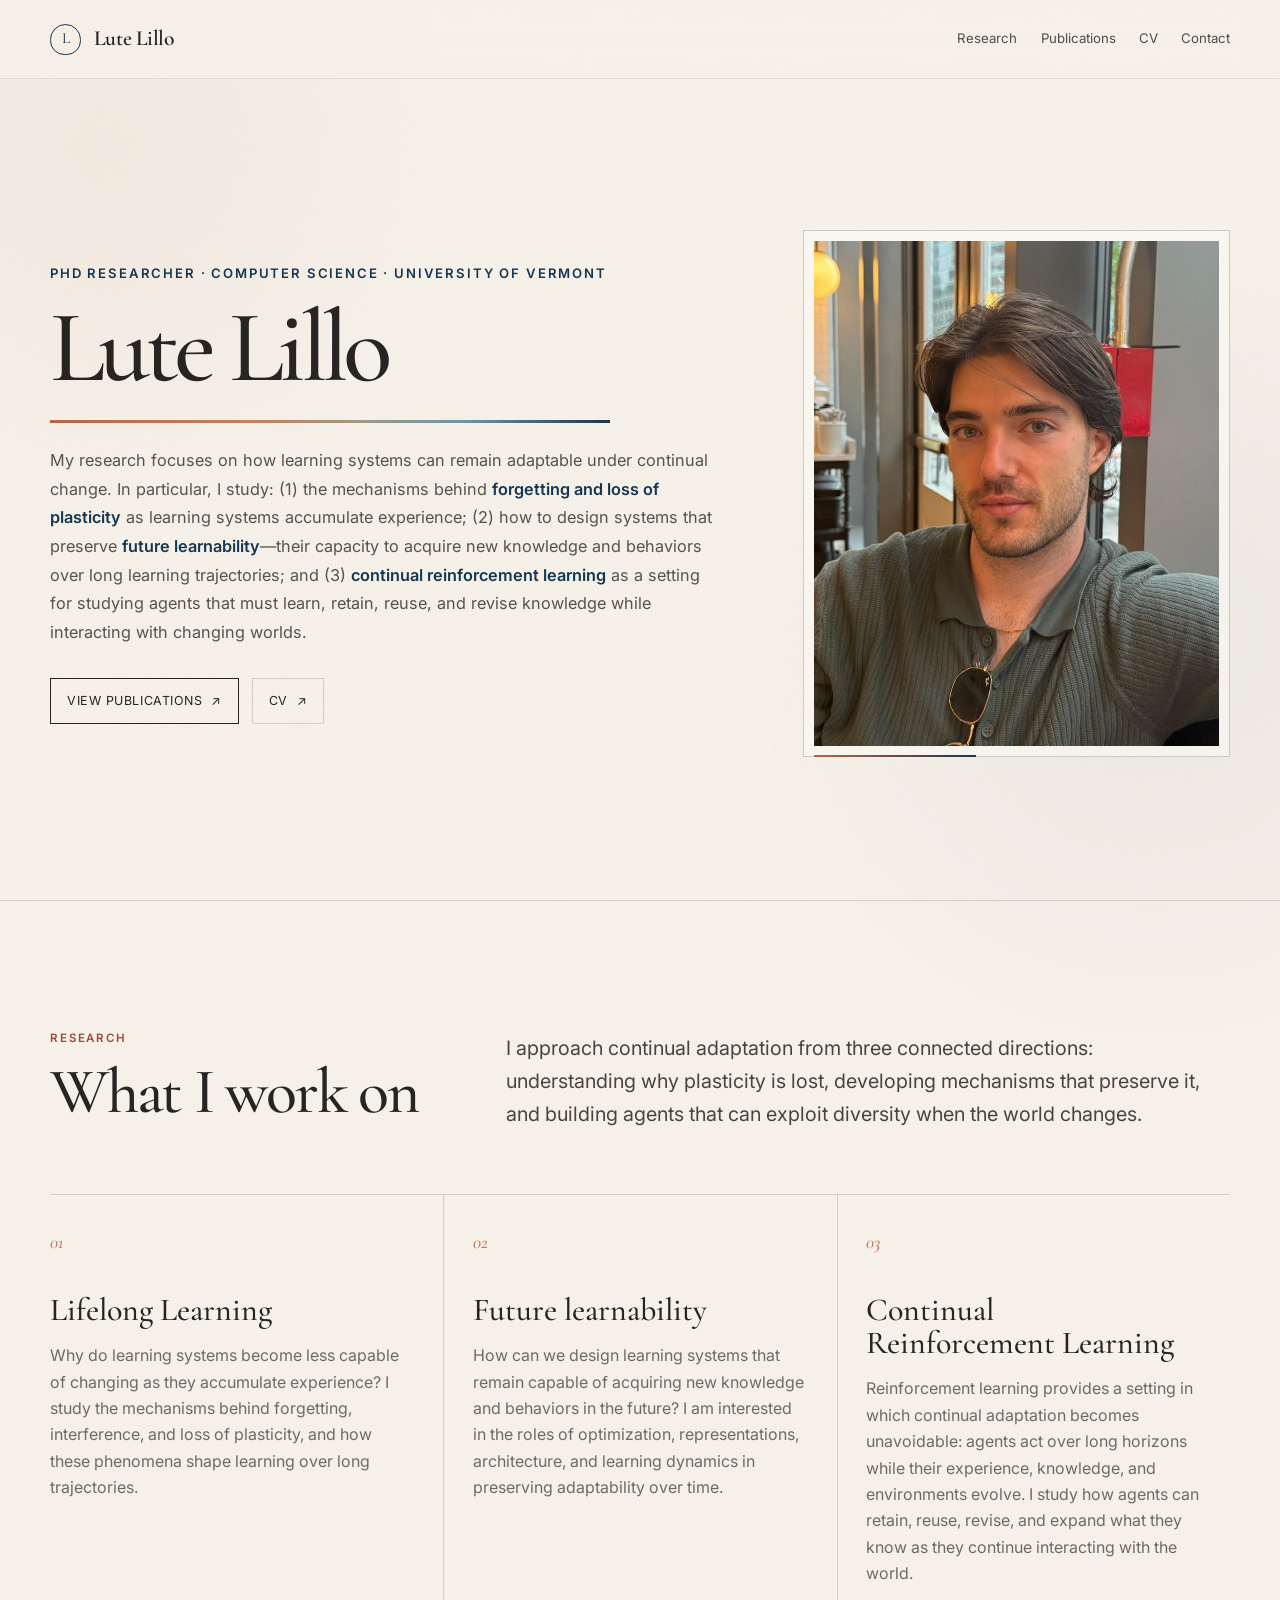
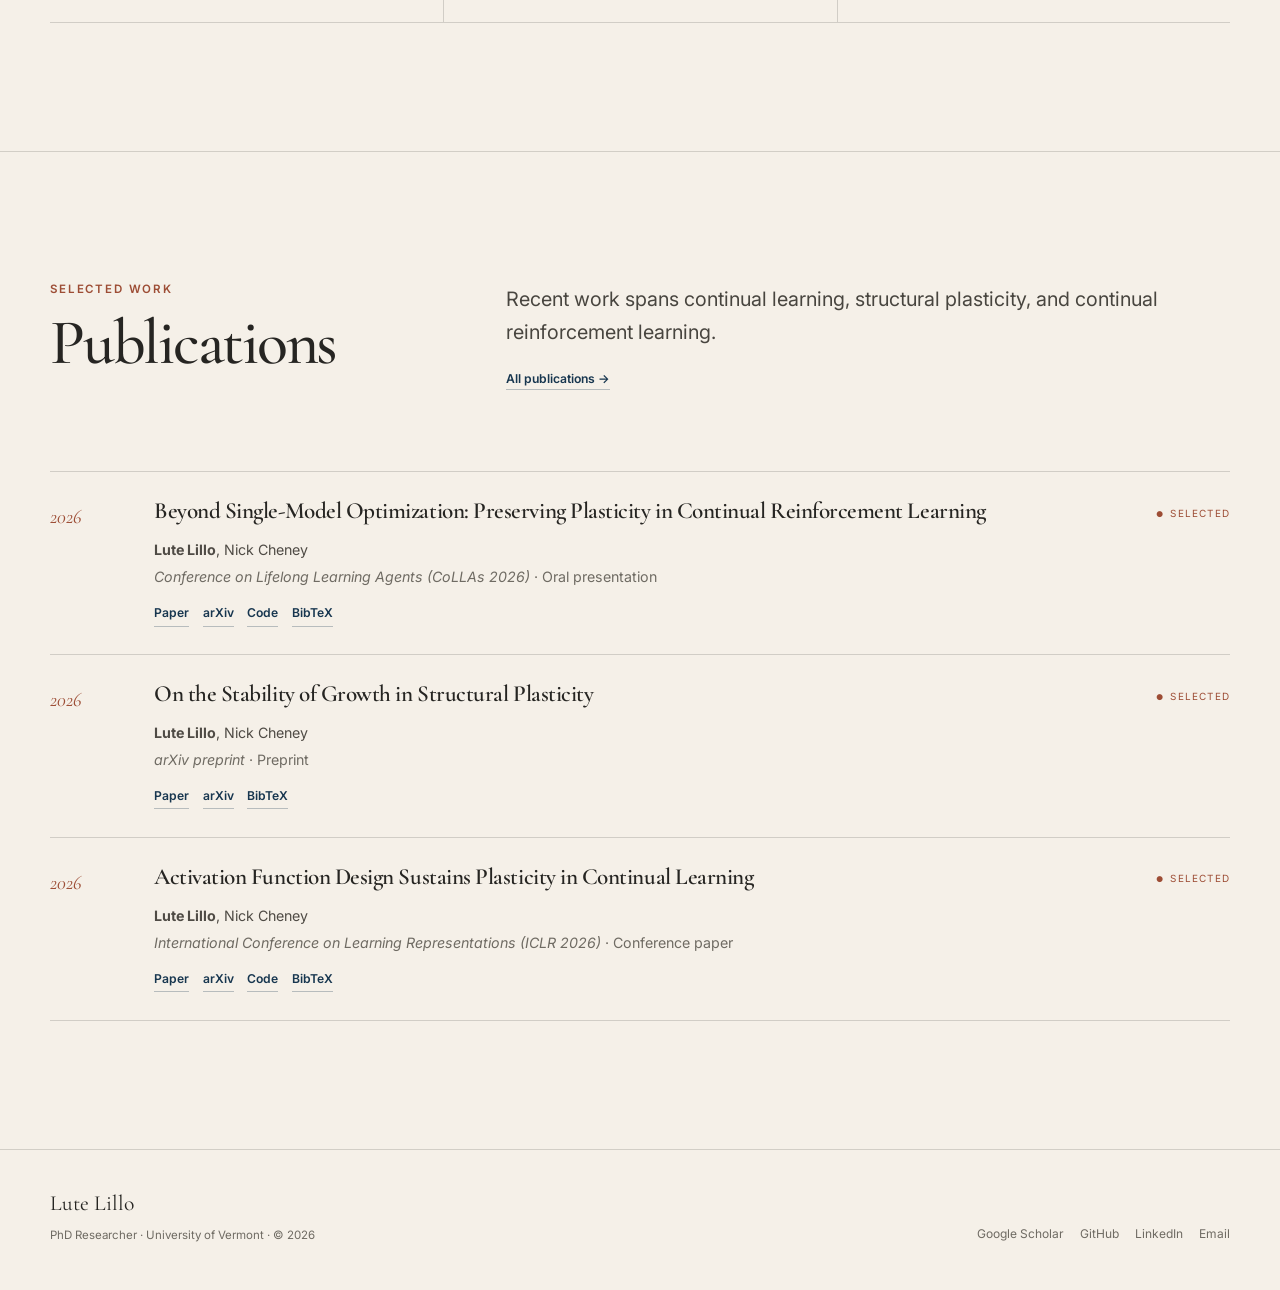
<file: index.html>
<!doctype html>
<html lang="en">
<head>
  <meta charset="utf-8">
  <meta name="viewport" content="width=device-width, initial-scale=1">
  <meta name="description" content="Lute Lillo — PhD researcher in computer science working on continual learning, reinforcement learning, structural plasticity, and adaptive intelligence.">
  <title>Lute Lillo — Researcher</title>
  <link rel="icon" href="assets/img/icon.svg" type="image/svg+xml">
  <link rel="stylesheet" href="assets/css/style.css">
</head>
<body data-page="home">
<header class="site-header">
  <div class="container header-inner">
    <a class="brand" href="index.html" aria-label="Lute Lillo home"><span class="brand-mark">L</span><span class="brand-text">Lute Lillo</span></a>
    <button class="nav-toggle" aria-label="Toggle navigation" aria-expanded="false"><span></span><span></span></button>
    <nav class="site-nav" aria-label="Primary navigation">
    <a href="#research">Research</a>
    <a href="publications.html" data-nav="publications">Publications</a>
    <a href="assets/files/lute-lillo-cv.pdf" target="_blank" rel="noreferrer">CV</a>
    <a href="contact.html" data-nav="contact">Contact</a>
  </nav>
  </div>
</header>

<main>
  <section class="hero">
    <div class="container hero-grid">
      <div>
        <p class="hero-role">PhD Researcher · Computer Science · University of Vermont</p>
        <h1>Lute Lillo</h1>
        <div class="hero-rule" aria-hidden="true"></div>
        <p class="hero-copy hero-research-summary">
          My research focuses on how learning systems can remain adaptable under continual change. 
          In particular, I study: 
          (1) the mechanisms behind <strong>forgetting and loss of plasticity</strong> as learning systems accumulate experience; 
          (2) how to design systems that preserve <strong>future learnability</strong>—their capacity to acquire new knowledge and behaviors over long learning trajectories; and 
          (3) <strong>continual reinforcement learning</strong> as a setting for studying agents that must learn, retain, reuse, and revise knowledge while interacting with changing worlds.
        </p>
        <div class="hero-actions">
          <a class="button" href="publications.html">View publications <span>↗</span></a>
          <a class="button button--quiet" href="assets/files/lute-lillo-cv.pdf" target="_blank" rel="noreferrer">CV <span>↗</span></a>
        </div>
      </div>
      <div class="hero-art hero-portrait reveal">
        <img src="assets/img/lute.jpeg" alt="Lute Lillo">
      </div>
    </div>
  </section>

  <section class="section" id="research">
    <div class="container">
      <div class="section-heading reveal">
      <div>
        <p class="eyebrow">Research</p>
        <h2 class="section-title">What I work on</h2>
      </div>

      <p class="lead">
        I approach continual adaptation from three connected directions:
        understanding why plasticity is lost, developing mechanisms that preserve it,
        and building agents that can exploit diversity when the world changes.
      </p>
    </div>

    <div class="research-grid reveal">

      <article class="research-card">
        <span class="research-number">01</span>
        <h3>Lifelong Learning</h3>
        <p>
          Why do learning systems become less capable of changing as they accumulate experience? 
          I study the mechanisms behind forgetting, interference, and loss of plasticity, 
          and how these phenomena shape learning over long trajectories.
        </p>
      </article>

      <article class="research-card">
        <span class="research-number">02</span>
        <h3>Future learnability</h3>
        <p>
          How can we design learning systems that remain capable of acquiring new knowledge and behaviors in the future?
          I am interested in the roles of optimization, representations, architecture, and learning dynamics in preserving adaptability over time.
        </p>
      </article>

      <article class="research-card">
        <span class="research-number">03</span>
        <h3>Continual<br>Reinforcement Learning</h3>
        <p>
          Reinforcement learning provides a setting in which continual adaptation becomes unavoidable:
          agents act over long horizons while their experience, knowledge, and environments evolve.
          I study how agents can retain, reuse, revise, and expand what they know as they continue interacting with the world.
        </p>
      </article>

    </div>
    </div>
  </section>

  <section class="section">
    <div class="container">
      <div class="section-heading reveal">
        <div><p class="eyebrow">Selected work</p><h2 class="section-title">Publications</h2></div>
        <div><p class="lead">Recent work spans continual learning, structural plasticity, and continual reinforcement learning.</p><p><a class="pub-link" href="publications.html">All publications →</a></p></div>
      </div>
      <div class="publications-list reveal" data-selected-publications></div>
    </div>
  </section>

</main>

<footer class="footer">
  <div class="container footer-inner">
    <div><div class="footer-name">Lute Lillo</div><div class="footer-small">PhD Researcher · University of Vermont · © <span data-year-now></span></div></div>
    <div class="footer-links"><a href="https://scholar.google.com/citations?user=jO0CHngAAAAJ&hl=en" target="_blank" rel="noreferrer">Google Scholar</a><a href="https://github.com/lute47lillo" target="_blank" rel="noreferrer">GitHub</a><a href="https://www.linkedin.com/in/lute47lillo/" target="_blank" rel="noreferrer">LinkedIn</a><a href="mailto:elillopo@uvm.edu">Email</a></div>
  </div>
</footer>
<script src="assets/js/publications-data.js"></script>
<script src="assets/js/publications-render.js"></script>
<script src="assets/js/site.js"></script>
</body>
</html>
</file>
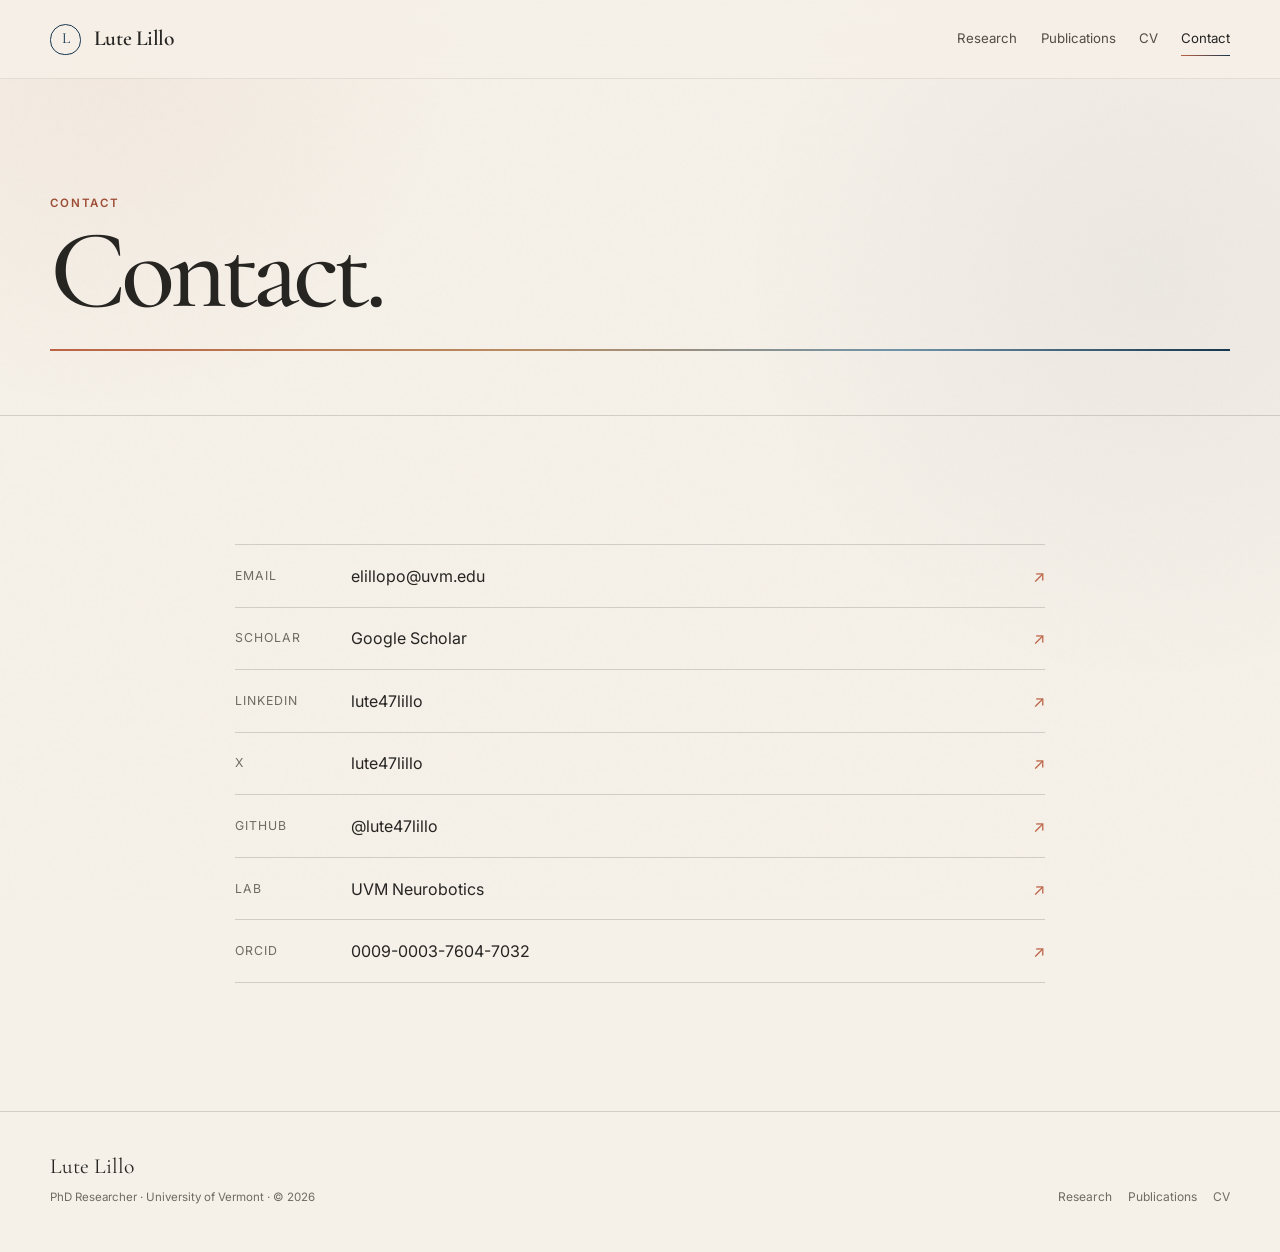
<file: contact.html>
<!doctype html>
<html lang="en">
<head>
  <meta charset="utf-8"><meta name="viewport" content="width=device-width, initial-scale=1"><meta name="description" content="Contact Lute Lillo, PhD student at the University of Vermont.">
  <title>Contact — Lute Lillo</title><link rel="icon" href="assets/img/icon.svg" type="image/svg+xml"><link rel="stylesheet" href="assets/css/style.css">
</head>
<body data-page="contact">
<header class="site-header">
  <div class="container header-inner">
    <a class="brand" href="index.html">
    <span class="brand-mark">L</span>
    <span class="brand-text">Lute Lillo</span>
    </a>
  <button class="nav-toggle" aria-label="Toggle navigation" aria-expanded="false"><span></span><span></span></button>
    <nav class="site-nav" aria-label="Primary navigation">
      <a href="index.html#research">Research</a>
      <a href="publications.html" data-nav="publications">Publications</a>
      <a href="assets/files/lute-lillo-cv.pdf" target="_blank" rel="noreferrer">CV</a>
      <a href="contact.html" data-nav="contact">Contact</a>
    </nav>
    </nav>
  </div></header>
<main>

  <section class="page-hero">
    <div class="container">
      <p class="eyebrow">Contact</p>
      <h1>Contact.</h1>
      <div class="gradient-rule"></div>
    </div>
  </section>
  <section class="section">
  <div class="narrow">
    <div class="contact-list reveal">

      <div class="contact-row">
        <span>Email</span>
        <a href="mailto:elillopo@uvm.edu">elillopo@uvm.edu</a>
        <span class="arrow">↗</span>
      </div>

      <div class="contact-row">
        <span>Scholar</span>
        <a href="https://scholar.google.com/citations?user=jO0CHngAAAAJ&hl=en"
           target="_blank"
           rel="noreferrer">
          Google Scholar
        </a>
        <span class="arrow">↗</span>
      </div>

      <div class="contact-row">
        <span>LinkedIn</span>
        <a href="https://www.linkedin.com/in/lute47lillo/"
           target="_blank"
           rel="noreferrer">
          lute47lillo
        </a>
        <span class="arrow">↗</span>
      </div>

      <div class="contact-row">
        <span>X</span>
        <a href="https://x.com/Lute47Lillo"
           target="_blank"
           rel="noreferrer">
          lute47lillo
        </a>
        <span class="arrow">↗</span>
      </div>

      <div class="contact-row">
        <span>GitHub</span>
        <a href="https://github.com/lute47lillo"
           target="_blank"
           rel="noreferrer">
          @lute47lillo
        </a>
        <span class="arrow">↗</span>
      </div>

      <div class="contact-row">
        <span>Lab</span>
        <a href="https://www.uvm.edu/neurobotics/"
           target="_blank"
           rel="noreferrer">
          UVM Neurobotics
        </a>
        <span class="arrow">↗</span>
      </div>

      <div class="contact-row">
        <span>ORCID</span>
        <a href="https://orcid.org/0009-0003-7604-7032"
           target="_blank"
           rel="noreferrer">
          0009-0003-7604-7032
        </a>
        <span class="arrow">↗</span>
      </div>

    </div>
  </div>
</section>
</main>
<footer class="footer"><div class="container footer-inner"><div><div class="footer-name">Lute Lillo</div><div class="footer-small">PhD Researcher · University of Vermont · © <span data-year-now></span></div></div>
  <div class="footer-links">
  <a href="index.html#research">Research</a>
  <a href="publications.html">Publications</a>
  <a href="assets/files/lute-lillo-cv.pdf" target="_blank" rel="noreferrer">CV</a>
</div>
</div></footer>
<script src="assets/js/site.js"></script>
</body></html>
</file>
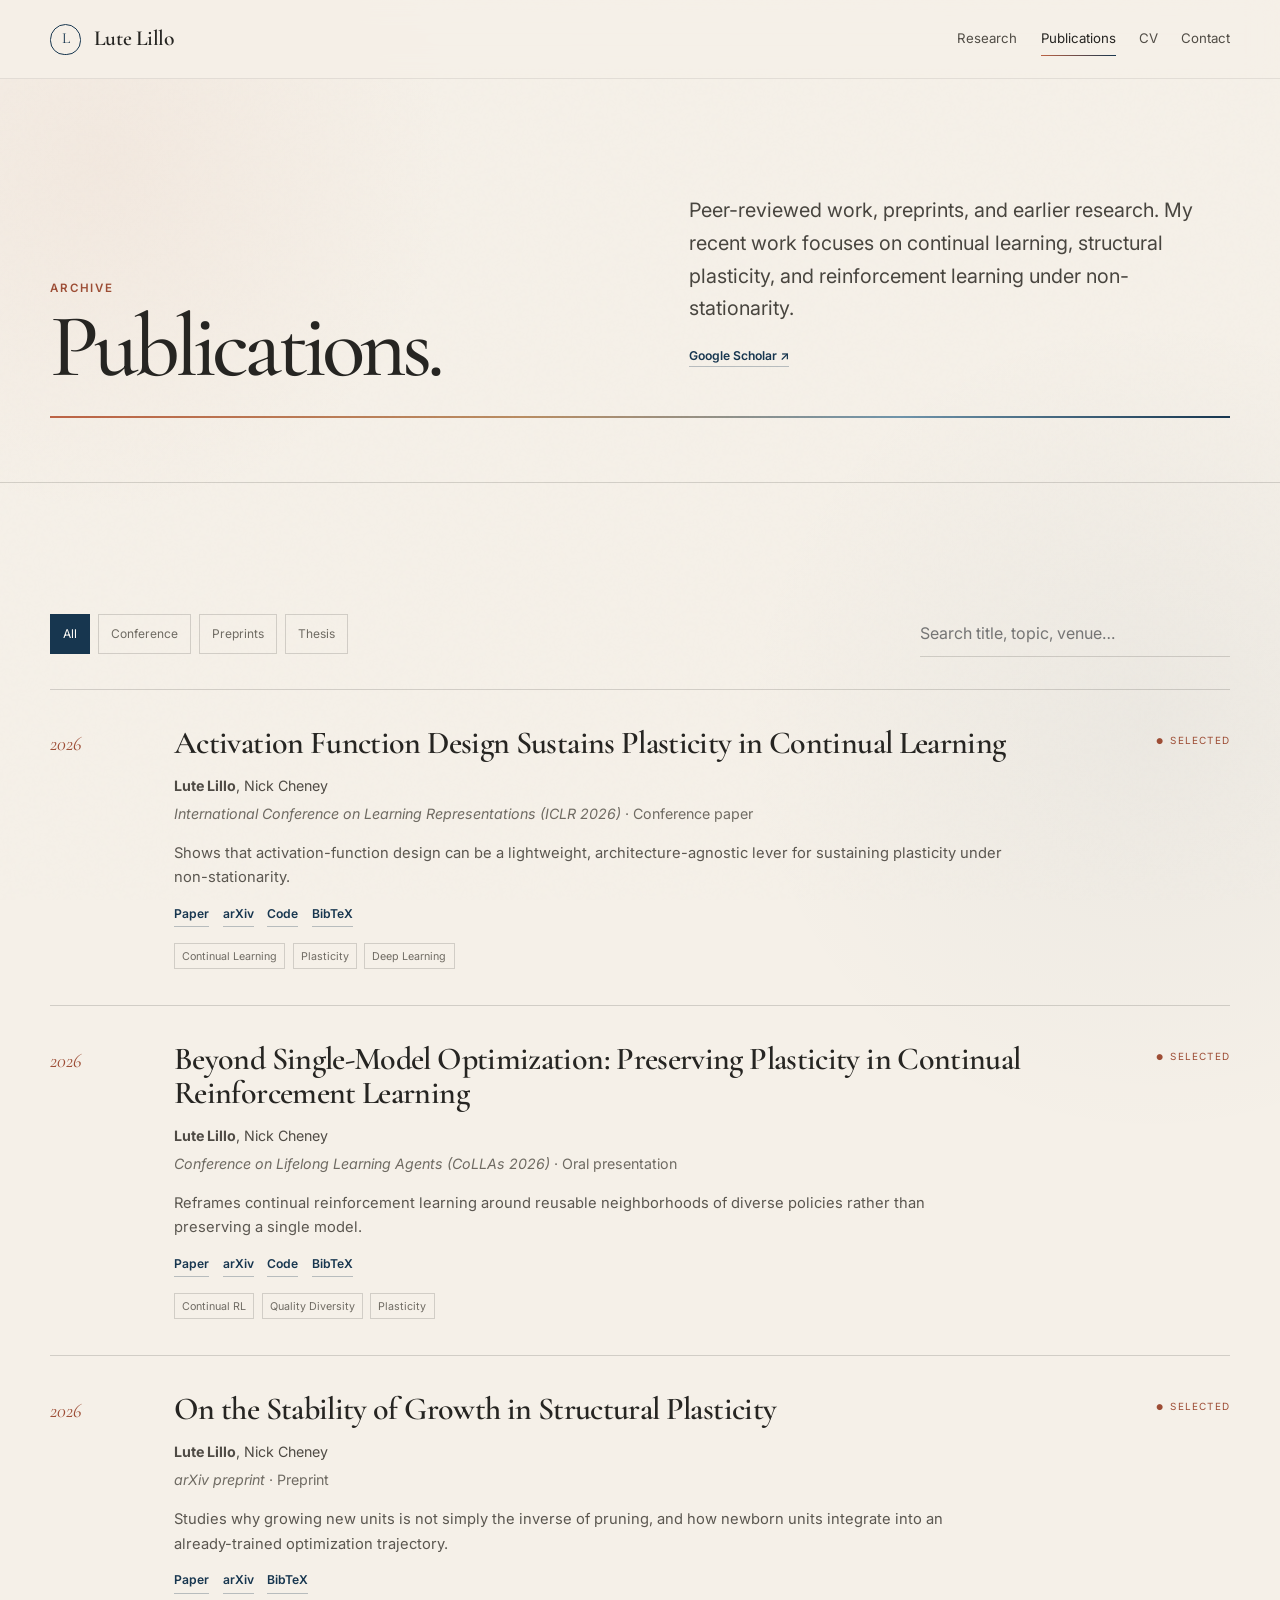
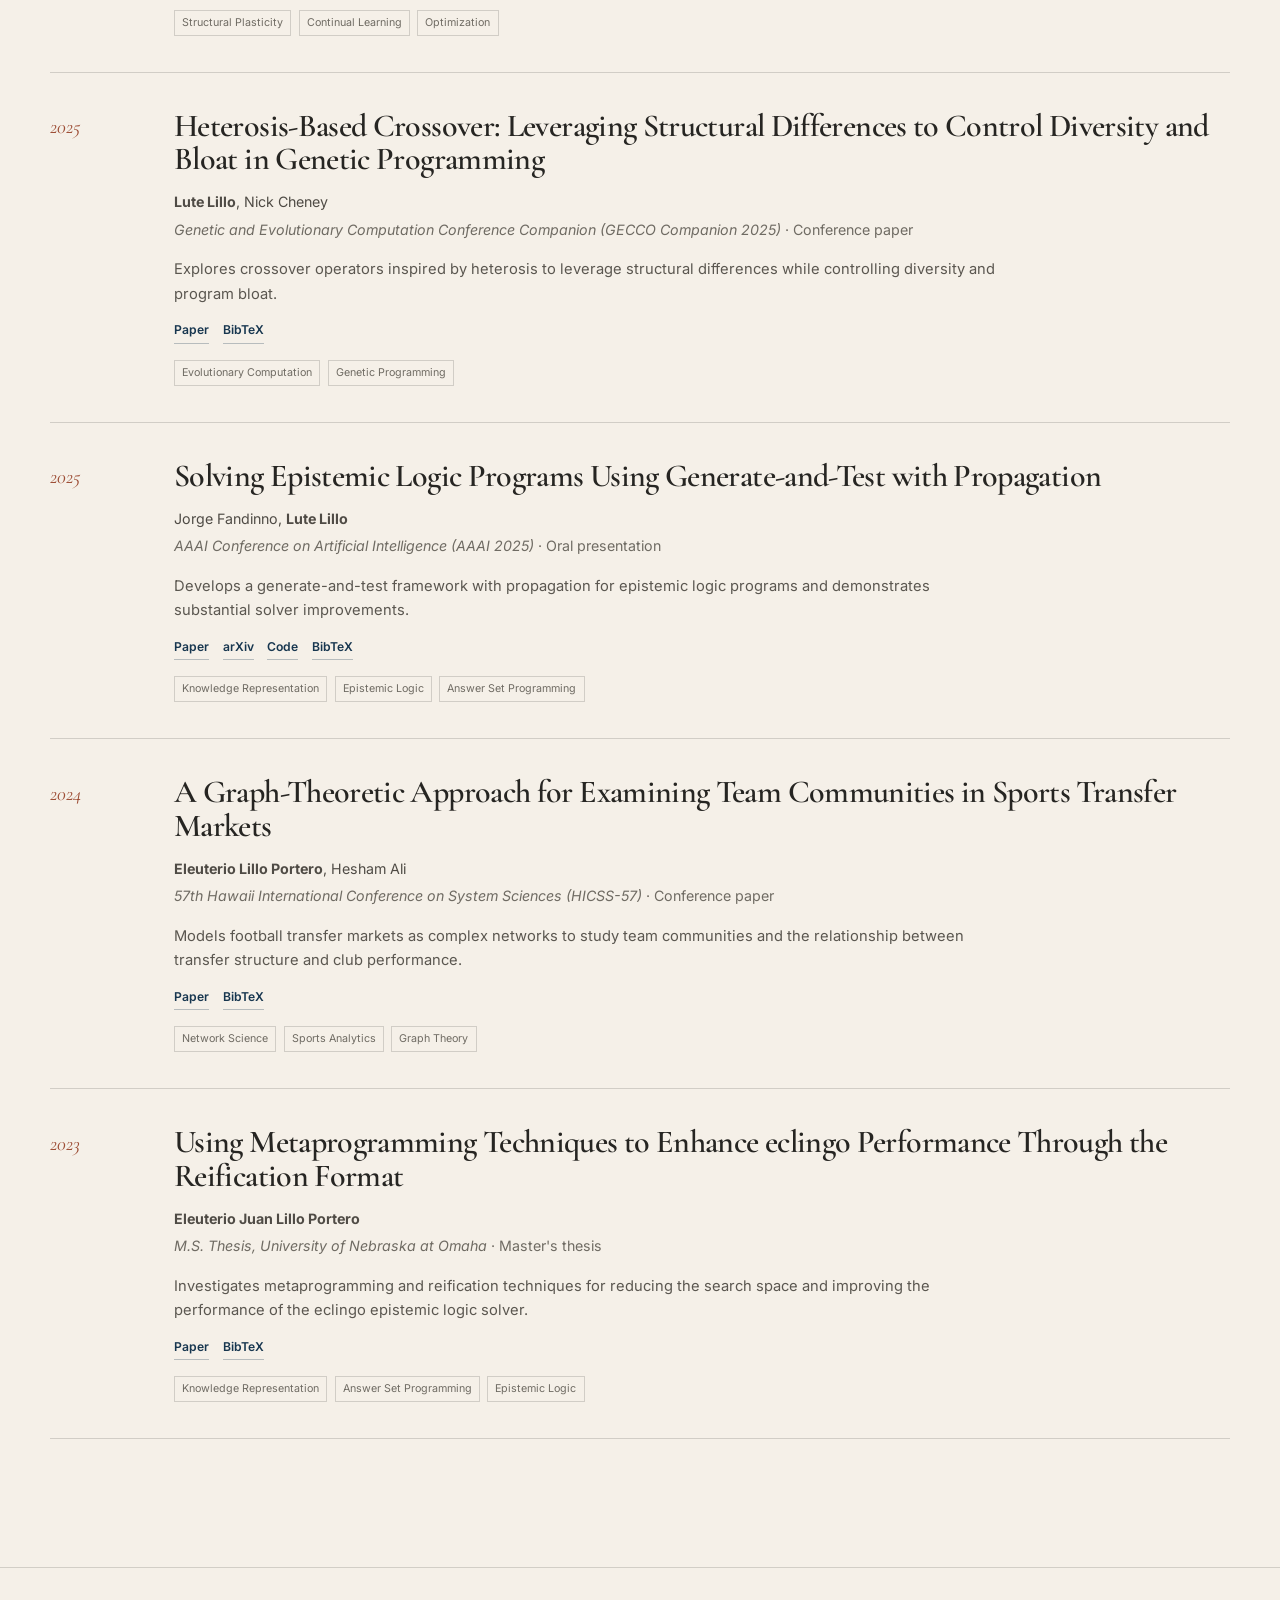
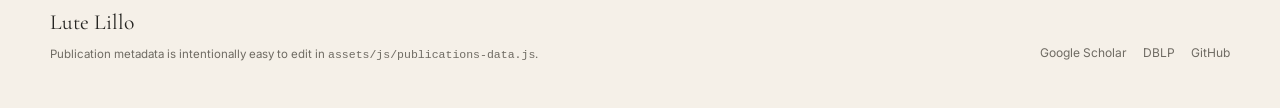
<file: publications.html>
<!doctype html>
<html lang="en">
<head>
  <meta charset="utf-8"><meta name="viewport" content="width=device-width, initial-scale=1">
  <meta name="description" content="Publications by Lute Lillo in continual learning, reinforcement learning, evolutionary computation, and knowledge representation.">
  <title>Publications — Lute Lillo</title>
  <link rel="icon" href="assets/img/icon.svg" type="image/svg+xml"><link rel="stylesheet" href="assets/css/style.css">
</head>
<body data-page="publications">
<header class="site-header">
  <div class="container header-inner"><a class="brand" href="index.html">
    <span class="brand-mark">L</span>
    <span class="brand-text">Lute Lillo</span>
  </a><button class="nav-toggle" aria-label="Toggle navigation" aria-expanded="false">
    <span></span><span></span></button>
    <nav class="site-nav" aria-label="Primary navigation">
    <a href="index.html#research">Research</a>
    <a href="publications.html" data-nav="publications">Publications</a>
    <a href="assets/files/lute-lillo-cv.pdf" target="_blank" rel="noreferrer">CV</a>
    <a href="contact.html" data-nav="contact">Contact</a>
  </nav>
    </nav>
  </div></header>
<main>
  <section class="page-hero"><div class="container"><div class="page-hero-grid"><div><p class="eyebrow">Archive</p><h1>Publications.</h1></div><div><p class="lead">Peer-reviewed work, preprints, and earlier research. My recent work focuses on continual learning, structural plasticity, and reinforcement learning under non-stationarity.</p><p><a class="pub-link" href="https://scholar.google.com/citations?user=jO0CHngAAAAJ&hl=en" target="_blank" rel="noreferrer">Google Scholar ↗</a></p></div></div><div class="gradient-rule"></div></div></section>
  <section class="section"><div class="container">
    <div class="publication-tools reveal"><div class="filter-row"><button class="filter-button active" data-pub-filter="all">All</button><button class="filter-button" data-pub-filter="conference">Conference</button><button class="filter-button" data-pub-filter="preprint">Preprints</button><button class="filter-button" data-pub-filter="thesis">Thesis</button></div><input class="pub-search" data-pub-search type="search" placeholder="Search title, topic, venue…" aria-label="Search publications"></div>
    <div class="publications-list reveal" data-all-publications></div>
    <p class="empty-state" data-empty-publications hidden>No publications match that filter.</p>
  </div></section>
</main>
<footer class="footer"><div class="container footer-inner"><div><div class="footer-name">Lute Lillo</div><div class="footer-small">Publication metadata is intentionally easy to edit in <code>assets/js/publications-data.js</code>.</div></div><div class="footer-links"><a href="https://scholar.google.com/citations?user=jO0CHngAAAAJ&hl=en" target="_blank" rel="noreferrer">Google Scholar</a><a href="https://dblp.org/pid/391/5855.html" target="_blank" rel="noreferrer">DBLP</a><a href="https://github.com/lute47lillo" target="_blank" rel="noreferrer">GitHub</a></div></div></footer>
<script src="assets/js/publications-data.js"></script><script src="assets/js/publications-render.js"></script><script src="assets/js/site.js"></script>
</body></html>
</file>
<file: assets/css/style.css>
@import url('https://fonts.googleapis.com/css2?family=Cormorant+Garamond:ital,wght@0,500;0,600;1,500&family=Inter:wght@400;500;600&display=swap');

:root {
  --paper: #f5f0e8;
  --paper-deep: #ede5d8;
  --ink: #262522;
  --muted: #6f6b63;
  --aegean: #17364f;
  --aegean-soft: #6f94aa;
  --terracotta: #bc6345;
  --terracotta-dark: #9d4d35;
  --olive: #6f795e;
  --sand: #b98d62;
  --white: #fffdf8;
  --line: rgba(38, 37, 34, .17);
  --shadow: 0 18px 50px rgba(43, 38, 31, .08);
  --serif: "Cormorant Garamond", Georgia, serif;
  --sans: "Inter", system-ui, -apple-system, BlinkMacSystemFont, "Segoe UI", sans-serif;
  --max: 1180px;
}

* { box-sizing: border-box; }
html { scroll-behavior: smooth; }
body {
  margin: 0;
  color: var(--ink);
  background:
    radial-gradient(circle at 8% 5%, rgba(188,99,69,.055), transparent 22rem),
    radial-gradient(circle at 90% 22%, rgba(23,54,79,.045), transparent 26rem),
    var(--paper);
  font-family: var(--sans);
  line-height: 1.65;
  -webkit-font-smoothing: antialiased;
}
body::before {
  content: "";
  position: fixed;
  inset: 0;
  pointer-events: none;
  opacity: .2;
  mix-blend-mode: multiply;
  background-image: url("data:image/svg+xml,%3Csvg viewBox='0 0 160 160' xmlns='http://www.w3.org/2000/svg'%3E%3Cfilter id='n'%3E%3CfeTurbulence type='fractalNoise' baseFrequency='.92' numOctaves='2' stitchTiles='stitch'/%3E%3C/filter%3E%3Crect width='100%25' height='100%25' filter='url(%23n)' opacity='.055'/%3E%3C/svg%3E");
}

body[data-page="publications"] .page-hero-grid {
  grid-template-columns: 1.05fr 0.95fr;
  gap: 2.5rem;
}

body[data-page="publications"] .page-hero h1 {
  font-size: clamp(3.8rem, 7vw, 6.2rem);
  white-space: nowrap;
}

body[data-page="publications"] .page-hero .lead {
  max-width: 520px;
}

a { color: inherit; }
img { max-width: 100%; display: block; }
button, input { font: inherit; }
::selection { background: rgba(188, 99, 69, .22); }

.container { width: min(calc(100% - 44px), var(--max)); margin-inline: auto; }
.narrow { width: min(calc(100% - 44px), 810px); margin-inline: auto; }
.eyebrow {
  margin: 0 0 .75rem;
  font-size: .72rem;
  font-weight: 600;
  letter-spacing: .16em;
  text-transform: uppercase;
  color: var(--terracotta-dark);
}
.display {
  font-family: var(--serif);
  font-weight: 500;
  letter-spacing: -.035em;
  line-height: .98;
}
.section-title {
  margin: 0;
  font-family: var(--serif);
  font-size: clamp(2.25rem, 5vw, 4.15rem);
  font-weight: 500;
  letter-spacing: -.035em;
  line-height: 1;
}
.lead { font-size: clamp(1.05rem, 2vw, 1.24rem); color: #48453f; max-width: 720px; }
.muted { color: var(--muted); }

.site-header {
  position: sticky;
  top: 0;
  z-index: 50;
  backdrop-filter: blur(14px);
  background: rgba(245,240,232,.88);
  border-bottom: 1px solid rgba(38,37,34,.09);
}
.header-inner {
  min-height: 78px;
  display: flex;
  align-items: center;
  justify-content: space-between;
  gap: 2rem;
}
.brand { text-decoration: none; display: inline-flex; align-items: center; gap: .8rem; }
.brand-mark {
  width: 31px;
  height: 31px;
  border: 1px solid var(--aegean);
  border-radius: 50% 50% 46% 46%;
  display: grid;
  place-items: center;
  font-family: var(--serif);
  color: var(--aegean);
  font-size: .96rem;
}
.brand-text { font-family: var(--serif); font-size: 1.35rem; font-weight: 600; letter-spacing: -.02em; }
.site-nav { display: flex; align-items: center; gap: 1.45rem; }
.site-nav a {
  position: relative;
  text-decoration: none;
  font-size: .83rem;
  color: #514d46;
  padding: .35rem 0;
}
.site-nav a::after {
  content: "";
  position: absolute;
  height: 1px;
  left: 0;
  right: 100%;
  bottom: 0;
  background: linear-gradient(90deg, var(--terracotta), var(--aegean));
  transition: right .25s ease;
}
.site-nav a:hover::after, .site-nav a.active::after { right: 0; }
.site-nav a.active { color: var(--ink); }
.nav-toggle { display: none; border: 0; background: transparent; padding: .35rem; cursor: pointer; }
.nav-toggle span { display: block; width: 23px; height: 1px; background: var(--ink); margin: 5px 0; }

.hero {
  min-height: calc(100vh - 78px);
  display: flex;
  align-items: center;
  padding: 5.5rem 0 5rem;
  border-bottom: 1px solid var(--line);
}
.hero-grid { display: grid; grid-template-columns: minmax(0, 1.12fr) minmax(310px, .72fr); gap: clamp(3rem, 7vw, 7.5rem); align-items: center; }
.hero h1 {
  margin: 0;
  font-family: var(--serif);
  font-weight: 500;
  font-size: clamp(3.8rem, 8vw, 7.2rem);
  letter-spacing: -.055em;
  line-height: .9;
  white-space: nowrap;
}
.hero-rule {
  width: min(560px, 90%);
  height: 3px;
  margin: 1.7rem 0 1.45rem;
  background: linear-gradient(90deg, var(--terracotta) 0%, #c78059 36%, #9c9a85 56%, var(--aegean-soft) 74%, var(--aegean) 100%);
  transform-origin: left;
  animation: rule-in 1s .1s cubic-bezier(.2,.7,.2,1) both;
}
.hero-role { margin: 0 0 1rem; font-size: .82rem; text-transform: uppercase; letter-spacing: .14em; color: var(--aegean); font-weight: 600; }
.hero-copy { margin: 1.4rem 0 0; max-width: 650px; color: #57534d; font-size: 1.02rem; }
.hero-research-summary {max-width: 760px; line-height: 1.75;}
.hero-research-summary strong {font-weight: 600; color: var(--aegean);}
.hero-actions { display: flex; flex-wrap: wrap; gap: .8rem; margin-top: 2rem; }
.button {
  display: inline-flex;
  align-items: center;
  gap: .55rem;
  border: 1px solid var(--ink);
  padding: .72rem 1rem;
  text-decoration: none;
  font-size: .78rem;
  letter-spacing: .045em;
  text-transform: uppercase;
  transition: transform .2s ease, background .2s ease, color .2s ease, border-color .2s ease;
}
.button:hover { transform: translateY(-2px); background: var(--aegean); color: var(--white); border-color: var(--aegean); }
.button--quiet { border-color: var(--line); }
.hero-art {
  position: relative;
}

.hero-art img {
  width: 100%;
  display: block;
}

.hero-portrait {
  padding: 10px;
  border: 1px solid rgba(23, 54, 79, 0.22);
  background: rgba(255, 253, 248, 0.45);
}

.hero-portrait img {
  width: 100%;
  display: block;
  aspect-ratio: 4 / 5;
  object-fit: cover;
  object-position: center;
}

.hero-portrait::after {
  content: "";
  position: absolute;
  left: 10px;
  bottom: -1px;
  width: 38%;
  height: 2px;
  background: linear-gradient(
    90deg,
    var(--terracotta),
    var(--aegean)
  );
}

.hero-art-note { display: flex; justify-content: space-between; gap: 1rem; margin-top: .8rem; color: var(--muted); font-size: .72rem; letter-spacing: .04em; }
@keyframes rule-in { from { transform: scaleX(0); opacity: .3; } to { transform: scaleX(1); opacity: 1; } }

.section { padding: clamp(5rem, 10vw, 8.5rem) 0; border-bottom: 1px solid var(--line); }
.section-heading { display: grid; grid-template-columns: .72fr 1.28fr; gap: 3rem; margin-bottom: 4rem; align-items: start; }
.section-heading .lead { margin: .2rem 0 0; }

.research-grid { display: grid; grid-template-columns: repeat(3, 1fr); border-top: 1px solid var(--line); border-bottom: 1px solid var(--line); }
.research-card { padding: 2rem 1.8rem 2.2rem 0; min-height: 260px; }
.research-card + .research-card { border-left: 1px solid var(--line); padding-left: 1.8rem; }
.research-number { font-family: var(--serif); font-style: italic; color: var(--terracotta); font-size: 1.15rem; }
.research-card h3 { font-family: var(--serif); font-size: 2rem; font-weight: 500; line-height: 1.04; margin: 2.2rem 0 1rem; }
.research-card p { color: var(--muted); margin: 0; }

.question-band { background: var(--aegean); color: var(--white); position: relative; overflow: hidden; }
.question-band::after { content: "☼"; position: absolute; right: 6vw; top: 1.2rem; font-family: var(--serif); font-size: 13rem; color: rgba(255,255,255,.035); }
.question-wrap { display: grid; grid-template-columns: .55fr 1.45fr; gap: 3rem; align-items: start; }
.question-wrap .eyebrow { color: #e2a281; }
.question-text { margin: 0; font-family: var(--serif); font-size: clamp(2.25rem, 5vw, 4.7rem); font-weight: 500; line-height: 1; letter-spacing: -.035em; max-width: 900px; }
.question-text em { color: #e4b194; font-weight: 500; }

.publications-list { border-top: 1px solid var(--line); }
.publication { display: grid; grid-template-columns: 92px 1fr; gap: 2rem; padding: 2.25rem 0; border-bottom: 1px solid var(--line); }
.pub-year { font-family: var(--serif); font-size: 1.25rem; color: var(--terracotta-dark); font-style: italic; padding-top: .15rem; }
.pub-heading-row { display: flex; gap: 1rem; align-items: flex-start; justify-content: space-between; }
.pub-title { font-family: var(--serif); font-weight: 600; font-size: clamp(1.5rem, 2.5vw, 2rem); line-height: 1.05; letter-spacing: -.02em; margin: 0 0 .65rem; }
.pub-authors, .pub-venue { margin: .25rem 0; font-size: .89rem; }
.pub-authors { color: #4f4b45; }
.pub-venue { color: var(--muted); }
.pub-summary { color: #5b5750; max-width: 830px; margin: 1rem 0 .85rem; font-size: .92rem; }
.selected-mark { flex: 0 0 auto; font-size: .62rem; text-transform: uppercase; letter-spacing: .12em; color: var(--terracotta-dark); padding-top: .35rem; }
.selected-mark::before { content: "●"; font-size: .5rem; margin-right: .4rem; }
.pub-actions { display: flex; flex-wrap: wrap; gap: .85rem; margin-top: .9rem; }
.pub-link { border: 0; background: none; padding: 0 0 .15rem; color: var(--aegean); text-decoration: none; font-size: .76rem; font-weight: 600; cursor: pointer; border-bottom: 1px solid rgba(23,54,79,.28); }
.pub-link:hover { border-bottom-color: var(--terracotta); color: var(--terracotta-dark); }
.tag-row { display: flex; flex-wrap: wrap; gap: .45rem; margin-top: 1rem; }
.tag { font-size: .67rem; color: var(--muted); border: 1px solid var(--line); padding: .2rem .45rem; }
.publication--compact { grid-template-columns: 72px 1fr; padding: 1.7rem 0; }
.publication--compact .pub-title { font-size: 1.45rem; }

.publication-tools { display: flex; justify-content: space-between; gap: 1rem; align-items: center; margin-bottom: 2rem; flex-wrap: wrap; }
.filter-row { display: flex; gap: .5rem; flex-wrap: wrap; }
.filter-button { border: 1px solid var(--line); background: transparent; color: var(--muted); padding: .55rem .75rem; cursor: pointer; font-size: .75rem; }
.filter-button:hover, .filter-button.active { background: var(--aegean); border-color: var(--aegean); color: var(--white); }
.pub-search { width: min(100%, 310px); border: 0; border-bottom: 1px solid var(--line); background: transparent; padding: .6rem 0; color: var(--ink); outline: none; }
.pub-search:focus { border-bottom-color: var(--aegean); }
.empty-state { color: var(--muted); font-style: italic; padding: 2rem 0; }

.page-hero { padding: clamp(5rem, 9vw, 8rem) 0 4rem; border-bottom: 1px solid var(--line); }
.page-hero-grid { display: grid; grid-template-columns: .7fr 1.3fr; gap: 4rem; align-items: end; }
.page-hero h1 { margin: 0; font-family: var(--serif); font-size: clamp(4rem, 9vw, 7rem); font-weight: 500; line-height: .82; letter-spacing: -.055em; }
.page-hero .lead { margin: 0; }
.gradient-rule { height: 2px; background: linear-gradient(90deg, var(--terracotta), var(--sand) 40%, var(--aegean-soft) 72%, var(--aegean)); margin-top: 2rem; }

.prose-grid { display: grid; grid-template-columns: .6fr 1.4fr; gap: 4rem; }
.prose-grid h2, .prose h2 { font-family: var(--serif); font-size: 2.25rem; font-weight: 500; line-height: 1; margin: 0 0 1rem; }
.prose p { color: #504d47; }
.prose p:first-child { margin-top: 0; }
.sticky-label { position: sticky; top: 110px; height: fit-content; }

.research-theme { display: grid; grid-template-columns: 90px 1fr; gap: 2rem; padding: 3rem 0; border-top: 1px solid var(--line); }
.research-theme:last-child { border-bottom: 1px solid var(--line); }
.research-theme .num { font-family: var(--serif); font-style: italic; color: var(--terracotta); font-size: 1.4rem; }
.research-theme h2 { font-family: var(--serif); font-size: clamp(2.3rem, 4vw, 3.6rem); font-weight: 500; letter-spacing: -.03em; line-height: .98; margin: 0 0 1rem; }
.research-theme p { max-width: 780px; color: #57534c; }
.keyword-line { color: var(--olive); font-size: .77rem; text-transform: uppercase; letter-spacing: .1em; }

.timeline { border-top: 1px solid var(--line); }
.timeline-item { display: grid; grid-template-columns: 160px 1fr; gap: 2rem; padding: 2rem 0; border-bottom: 1px solid var(--line); }
.timeline-date { color: var(--terracotta-dark); font-family: var(--serif); font-size: 1.15rem; font-style: italic; }
.timeline-item h3 { margin: 0 0 .35rem; font-family: var(--serif); font-size: 1.55rem; font-weight: 600; }
.timeline-item p { margin: .15rem 0; color: var(--muted); }

.about-layout { display: grid; grid-template-columns: .8fr 1.2fr; gap: clamp(3rem, 8vw, 7rem); align-items: start; }
.monogram-card { background: var(--paper-deep); min-height: 440px; display: grid; place-items: center; position: sticky; top: 110px; overflow: hidden; border: 1px solid rgba(38,37,34,.06); }
.monogram-card::before { content: ""; width: 210px; height: 210px; border-radius: 50%; border: 1px solid var(--aegean); position: absolute; }
.monogram-card::after { content: ""; width: 320px; height: 1px; background: linear-gradient(90deg,var(--terracotta),var(--aegean)); position: absolute; transform: rotate(-14deg); }
.monogram { font-family: var(--serif); font-size: 8rem; color: var(--aegean); letter-spacing: -.12em; z-index: 1; margin-left: -.45em; }
.about-copy h2 { font-family: var(--serif); font-size: 2.6rem; font-weight: 500; margin: 0 0 1rem; line-height: 1; }
.about-copy p { color: #514e48; }
.fact-list { margin-top: 2.3rem; border-top: 1px solid var(--line); }
.fact { display: grid; grid-template-columns: 120px 1fr; gap: 1rem; padding: 1rem 0; border-bottom: 1px solid var(--line); font-size: .86rem; }
.fact dt { color: var(--muted); }
.fact dd { margin: 0; }

.contact-grid { display: grid; grid-template-columns: 1fr 1fr; gap: 5rem; align-items: start; }
.contact-big { font-family: var(--serif); font-size: clamp(2.4rem, 5vw, 4.4rem); line-height: .98; margin: 0 0 2rem; }
.contact-list { border-top: 1px solid var(--line); }
.contact-row { display: grid; grid-template-columns: 100px 1fr auto; gap: 1rem; padding: 1.1rem 0; border-bottom: 1px solid var(--line); align-items: center; }
.contact-row span:first-child { color: var(--muted); font-size: .77rem; text-transform: uppercase; letter-spacing: .08em; }
.contact-row a { text-decoration: none; }
.contact-row a:hover { color: var(--terracotta-dark); }
.arrow { color: var(--terracotta); }

.cv-block { padding: 2.8rem 0; border-top: 1px solid var(--line); }
.cv-block:last-child { border-bottom: 1px solid var(--line); }
.cv-block h2 { font-family: var(--serif); font-weight: 500; font-size: 2.5rem; margin: 0 0 1.5rem; }
.cv-entry { display: grid; grid-template-columns: 155px 1fr; gap: 1.5rem; padding: .75rem 0; }
.cv-entry time { color: var(--terracotta-dark); font-family: var(--serif); font-style: italic; }
.cv-entry h3 { margin: 0; font-size: .98rem; font-weight: 600; }
.cv-entry p { margin: .25rem 0 0; color: var(--muted); font-size: .88rem; }

.footer { padding: 2.3rem 0 2.8rem; }
.footer-inner { display: flex; justify-content: space-between; gap: 2rem; align-items: end; }
.footer-name { font-family: var(--serif); font-size: 1.35rem; }
.footer-small { color: var(--muted); font-size: .72rem; margin-top: .25rem; }
.footer-links { display: flex; flex-wrap: wrap; gap: 1rem; justify-content: flex-end; }
.footer-links a { font-size: .75rem; text-decoration: none; color: var(--muted); border-bottom: 1px solid transparent; }
.footer-links a:hover { color: var(--ink); border-bottom-color: var(--terracotta); }

.reveal { opacity: 0; transform: translateY(18px); transition: opacity .55s ease, transform .55s ease; }
.reveal.is-visible { opacity: 1; transform: translateY(0); }

@media (max-width: 900px) {
  .hero { min-height: auto; padding-top: 4rem; }
  .hero-grid, .section-heading, .page-hero-grid, .prose-grid, .question-wrap, .about-layout, .contact-grid { grid-template-columns: 1fr; }
  .hero-grid { gap: 4rem; }
  .hero-art { max-width: 620px; }
  .section-heading, .page-hero-grid { gap: 1.8rem; }
  .research-grid { grid-template-columns: 1fr; }
  .research-card { padding: 2rem 0; min-height: 0; }
  .research-card + .research-card { border-left: 0; border-top: 1px solid var(--line); padding-left: 0; }
  .sticky-label, .monogram-card { position: static; }
  .monogram-card { min-height: 360px; }
}

@media (max-width: 720px) {
  .container, .narrow { width: min(calc(100% - 30px), var(--max)); }
  .header-inner { min-height: 68px; }
  .nav-toggle { display: block; }
  .site-nav {
    display: none;
    position: absolute;
    top: 68px;
    left: 0;
    right: 0;
    padding: 1rem 15px 1.3rem;
    background: var(--paper);
    border-bottom: 1px solid var(--line);
    flex-direction: column;
    align-items: flex-start;
    gap: .45rem;
  }
  .site-nav.is-open { display: flex; }
  .site-nav a { width: 100%; padding: .55rem 0; }
  .hero h1 {font-size: clamp(3.5rem, 15vw, 5.5rem);}
  .hero-art-note { display: none; }
  .publication, .publication--compact, .research-theme, .timeline-item, .cv-entry { grid-template-columns: 1fr; gap: .7rem; }
  .pub-year { padding: 0; }
  .pub-heading-row { display: block; }
  .selected-mark { display: inline-block; margin-bottom: .55rem; }
  .contact-row { grid-template-columns: 80px 1fr auto; }
  .footer-inner { display: block; }
  .footer-links { justify-content: flex-start; margin-top: 1.2rem; }
}

@media (prefers-reduced-motion: reduce) {
  *, *::before, *::after { scroll-behavior: auto !important; animation: none !important; transition: none !important; }
  .reveal { opacity: 1; transform: none; }
}

/* Publications page — mobile layout */
@media (max-width: 720px) {

  body[data-page="publications"] .page-hero-grid {
    grid-template-columns: 1fr;
    gap: 1.5rem;
    align-items: start;
  }

  body[data-page="publications"] .page-hero h1 {
    font-size: clamp(3.4rem, 15vw, 4.8rem);
    white-space: normal;
    line-height: 0.95;
  }

  body[data-page="publications"] .page-hero .lead {
    max-width: 100%;
    font-size: 1rem;
    line-height: 1.65;
  }

  body[data-page="publications"] .page-hero {
    padding-top: 3.5rem;
    padding-bottom: 3rem;
  }

}
</file>
